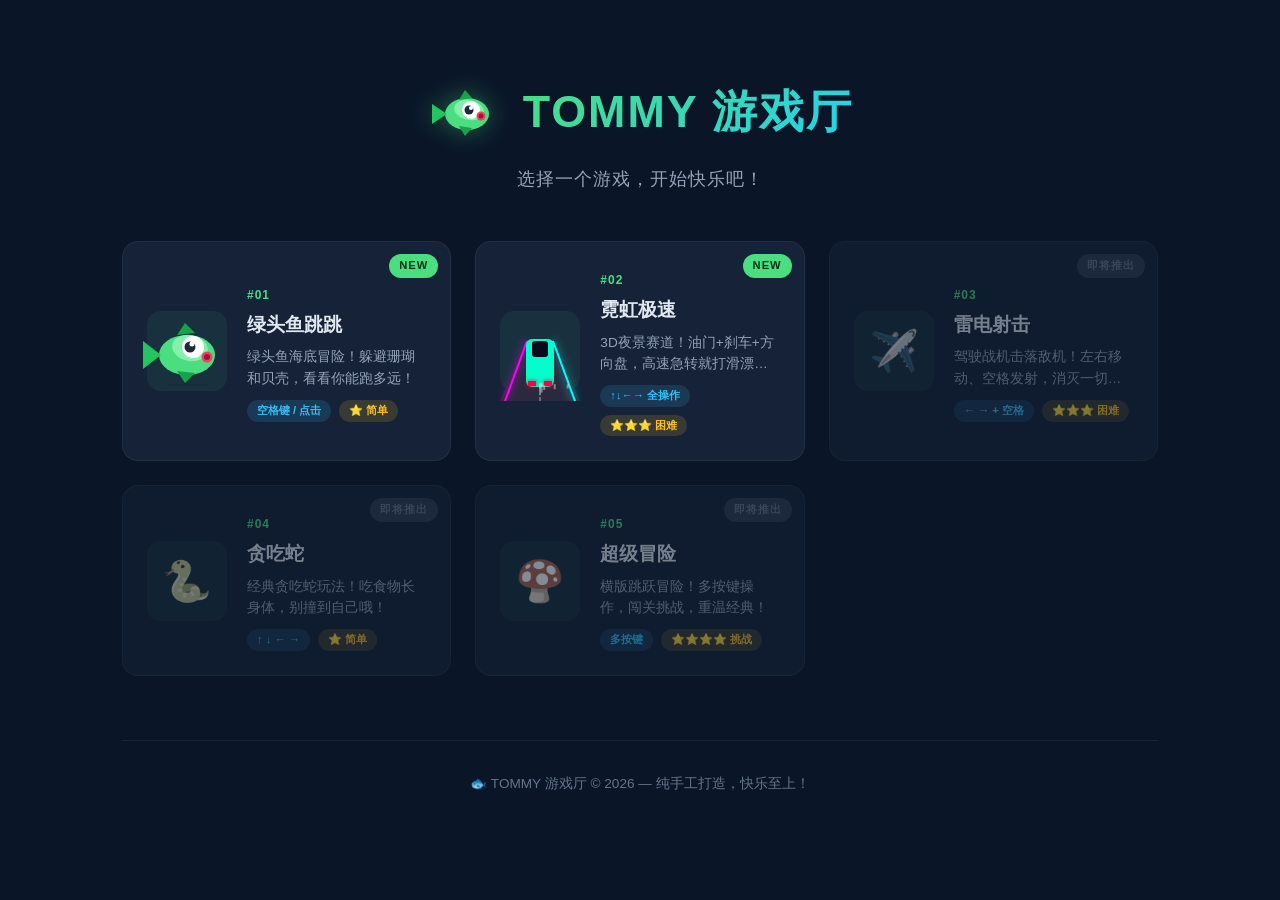
<file: index.html>
<!DOCTYPE html>
<html lang="zh-CN">
<head>
  <meta charset="UTF-8">
  <meta name="viewport" content="width=device-width, initial-scale=1.0">
  <title>🐟 TOMMY 游戏厅</title>
  <link rel="stylesheet" href="shared/hub.css">
</head>
<body>
  <div class="bubbles" id="bubbles"></div>

  <div class="container">
    <!-- 头部 -->
    <header class="header">
      <div class="logo">
        <canvas id="logoFish" width="80" height="80" style="transform: scaleX(-1)"></canvas>
        <h1>TOMMY 游戏厅</h1>
      </div>
      <p class="subtitle">选择一个游戏，开始快乐吧！</p>
    </header>

    <!-- 游戏网格 -->
    <main class="game-grid">

      <!-- 01 - 绿头鱼跳跳 -->
      <a href="games/01-green-fish-jump/index.html" class="game-card completed">
        <div class="card-badge badge-new">NEW</div>
        <div class="card-icon">
          <canvas id="cardFish01" width="100" height="100" style="transform: scaleX(-1)"></canvas>
        </div>
        <div class="card-info">
          <span class="card-number">#01</span>
          <h3 class="card-title">绿头鱼跳跳</h3>
          <p class="card-desc">绿头鱼海底冒险！躲避珊瑚和贝壳，看看你能跑多远！</p>
          <div class="card-tags">
            <span class="tag tag-control">空格键 / 点击</span>
            <span class="tag tag-difficulty">⭐ 简单</span>
          </div>
        </div>
      </a>

      <!-- 02 - 霓虹极速 -->
      <a href="games/02-neon-racer/index.html" class="game-card completed">
        <div class="card-badge badge-new">NEW</div>
        <div class="card-icon">
          <canvas id="cardRacer02" width="100" height="100"></canvas>
        </div>
        <div class="card-info">
          <span class="card-number">#02</span>
          <h3 class="card-title">霓虹极速</h3>
          <p class="card-desc">3D夜景赛道！油门+刹车+方向盘，高速急转就打滑漂移！</p>
          <div class="card-tags">
            <span class="tag tag-control">↑↓←→ 全操作</span>
            <span class="tag tag-difficulty">⭐⭐⭐ 困难</span>
          </div>
        </div>
      </a>

      <!-- 03 - 雷电飞机 -->
      <div class="game-card locked">
        <div class="card-badge badge-soon">即将推出</div>
        <div class="card-icon">
          <span class="icon-placeholder">✈️</span>
        </div>
        <div class="card-info">
          <span class="card-number">#03</span>
          <h3 class="card-title">雷电射击</h3>
          <p class="card-desc">驾驶战机击落敌机！左右移动、空格发射，消灭一切敌人！</p>
          <div class="card-tags">
            <span class="tag tag-control">← → + 空格</span>
            <span class="tag tag-difficulty">⭐⭐⭐ 困难</span>
          </div>
        </div>
      </div>

      <!-- 04 - 贪吃蛇 -->
      <div class="game-card locked">
        <div class="card-badge badge-soon">即将推出</div>
        <div class="card-icon">
          <span class="icon-placeholder">🐍</span>
        </div>
        <div class="card-info">
          <span class="card-number">#04</span>
          <h3 class="card-title">贪吃蛇</h3>
          <p class="card-desc">经典贪吃蛇玩法！吃食物长身体，别撞到自己哦！</p>
          <div class="card-tags">
            <span class="tag tag-control">↑ ↓ ← →</span>
            <span class="tag tag-difficulty">⭐ 简单</span>
          </div>
        </div>
      </div>

      <!-- 05 - 超级玛丽类 -->
      <div class="game-card locked">
        <div class="card-badge badge-soon">即将推出</div>
        <div class="card-icon">
          <span class="icon-placeholder">🍄</span>
        </div>
        <div class="card-info">
          <span class="card-number">#05</span>
          <h3 class="card-title">超级冒险</h3>
          <p class="card-desc">横版跳跃冒险！多按键操作，闯关挑战，重温经典！</p>
          <div class="card-tags">
            <span class="tag tag-control">多按键</span>
            <span class="tag tag-difficulty">⭐⭐⭐⭐ 挑战</span>
          </div>
        </div>
      </div>

    </main>

    <!-- 页脚 -->
    <footer class="footer">
      <p>🐟 TOMMY 游戏厅 © 2026 — 纯手工打造，快乐至上！</p>
    </footer>
  </div>

  <script>
    // ===== 绘制导航栏小绿头鱼 Logo =====
    (function() {
      const canvas = document.getElementById('logoFish');
      if (!canvas) return;
      const ctx = canvas.getContext('2d');
      const s = 80;

      // 清空
      ctx.clearRect(0, 0, s, s);

      const cx = s / 2, cy = s / 2;

      // 鱼身 (鲜绿色椭圆)
      ctx.fillStyle = '#4ade80';
      ctx.beginPath();
      ctx.ellipse(cx, cy + 2, 22, 16, 0, 0, Math.PI * 2);
      ctx.fill();

      // 鱼身亮部
      ctx.fillStyle = '#86efac';
      ctx.beginPath();
      ctx.ellipse(cx - 2, cy - 2, 15, 10, -0.2, 0, Math.PI * 2);
      ctx.fill();

      // 鱼尾
      ctx.fillStyle = '#22c55e';
      ctx.beginPath();
      ctx.moveTo(cx + 20, cy + 2);
      ctx.lineTo(cx + 35, cy - 8);
      ctx.lineTo(cx + 35, cy + 12);
      ctx.closePath();
      ctx.fill();

      // 鱼鳍 (上)
      ctx.fillStyle = '#16a34a';
      ctx.beginPath();
      ctx.moveTo(cx - 5, cy - 14);
      ctx.lineTo(cx + 2, cy - 22);
      ctx.lineTo(cx + 8, cy - 12);
      ctx.closePath();
      ctx.fill();

      // 鱼鳍 (下)
      ctx.beginPath();
      ctx.moveTo(cx - 5, cy + 16);
      ctx.lineTo(cx + 2, cy + 24);
      ctx.lineTo(cx + 8, cy + 14);
      ctx.closePath();
      ctx.fill();

      // 眼睛 (白)
      ctx.fillStyle = '#ffffff';
      ctx.beginPath();
      ctx.arc(cx - 4, cy - 2, 9, 0, Math.PI * 2);
      ctx.fill();

      // 瞳孔
      ctx.fillStyle = '#1e293b';
      ctx.beginPath();
      ctx.arc(cx - 2, cy - 2, 4.5, 0, Math.PI * 2);
      ctx.fill();

      // 高光
      ctx.fillStyle = '#ffffff';
      ctx.beginPath();
      ctx.arc(cx - 4, cy - 4, 2, 0, Math.PI * 2);
      ctx.fill();

      // 嘴巴 (O型)
      ctx.fillStyle = '#f43f5e';
      ctx.beginPath();
      ctx.arc(cx - 14, cy + 4, 4.5, 0, Math.PI * 2);
      ctx.fill();
      ctx.fillStyle = '#9f1239';
      ctx.beginPath();
      ctx.arc(cx - 14, cy + 4, 2.5, 0, Math.PI * 2);
      ctx.fill();
    })();

    // ===== 绘制卡片中的小绿头鱼 =====
    (function() {
      const canvas = document.getElementById('cardFish01');
      if (!canvas) return;
      const ctx = canvas.getContext('2d');
      const s = 100;

      ctx.clearRect(0, 0, s, s);

      const cx = s / 2, cy = s / 2;

      // 鱼身
      ctx.fillStyle = '#4ade80';
      ctx.beginPath();
      ctx.ellipse(cx, cy + 4, 28, 20, 0, 0, Math.PI * 2);
      ctx.fill();

      // 鱼身亮部
      ctx.fillStyle = '#86efac';
      ctx.beginPath();
      ctx.ellipse(cx - 3, cy - 3, 18, 13, -0.2, 0, Math.PI * 2);
      ctx.fill();

      // 鱼尾
      ctx.fillStyle = '#22c55e';
      ctx.beginPath();
      ctx.moveTo(cx + 26, cy + 4);
      ctx.lineTo(cx + 44, cy - 10);
      ctx.lineTo(cx + 44, cy + 18);
      ctx.closePath();
      ctx.fill();

      // 鱼鳍上
      ctx.fillStyle = '#16a34a';
      ctx.beginPath();
      ctx.moveTo(cx - 8, cy - 18);
      ctx.lineTo(cx + 2, cy - 28);
      ctx.lineTo(cx + 10, cy - 16);
      ctx.closePath();
      ctx.fill();

      // 鱼鳍下
      ctx.beginPath();
      ctx.moveTo(cx - 8, cy + 22);
      ctx.lineTo(cx + 2, cy + 32);
      ctx.lineTo(cx + 10, cy + 20);
      ctx.closePath();
      ctx.fill();

      // 眼睛 (白)
      ctx.fillStyle = '#ffffff';
      ctx.beginPath();
      ctx.arc(cx - 6, cy - 4, 11, 0, Math.PI * 2);
      ctx.fill();

      // 瞳孔
      ctx.fillStyle = '#1e293b';
      ctx.beginPath();
      ctx.arc(cx - 3, cy - 4, 5.5, 0, Math.PI * 2);
      ctx.fill();

      // 高光
      ctx.fillStyle = '#ffffff';
      ctx.beginPath();
      ctx.arc(cx - 5, cy - 7, 2.5, 0, Math.PI * 2);
      ctx.fill();

      // 嘴巴
      ctx.fillStyle = '#f43f5e';
      ctx.beginPath();
      ctx.arc(cx - 20, cy + 6, 5.5, 0, Math.PI * 2);
      ctx.fill();
      ctx.fillStyle = '#9f1239';
      ctx.beginPath();
      ctx.arc(cx - 20, cy + 6, 3, 0, Math.PI * 2);
      ctx.fill();
    })();

    // ===== 绘制霓虹极速赛车图标 =====
    (function() {
      const canvas = document.getElementById('cardRacer02');
      if (!canvas) return;
      const ctx = canvas.getContext('2d');
      const W = 100, H = 100;

      ctx.clearRect(0, 0, W, H);

      // 路面透视
      const vy = 40;
      ctx.fillStyle = '#2a2a3e';
      ctx.beginPath();
      ctx.moveTo(10, H); ctx.lineTo(35, vy); ctx.lineTo(65, vy); ctx.lineTo(90, H);
      ctx.closePath(); ctx.fill();

      // 车道虚线
      ctx.setLineDash([6, 8]);
      ctx.strokeStyle = 'rgba(255,255,255,0.4)';
      ctx.lineWidth = 1.5;
      ctx.beginPath();
      ctx.moveTo(50, vy); ctx.lineTo(50, H);
      ctx.stroke();
      ctx.setLineDash([]);

      // 霓虹带
      ctx.shadowColor = '#ff00ff'; ctx.shadowBlur = 8;
      ctx.strokeStyle = '#ff00ff'; ctx.lineWidth = 2;
      ctx.beginPath(); ctx.moveTo(15, H); ctx.lineTo(37, vy); ctx.stroke();
      ctx.shadowColor = '#00ffff';
      ctx.strokeStyle = '#00ffff';
      ctx.beginPath(); ctx.moveTo(85, H); ctx.lineTo(63, vy); ctx.stroke();
      ctx.shadowBlur = 0;

      // 赛车
      const cx = 50, cy = 62;
      ctx.fillStyle = '#00ffcc';
      ctx.beginPath();
      ctx.roundRect(cx - 14, cy - 24, 28, 48, 6);
      ctx.fill();
      // 车窗
      ctx.fillStyle = '#0a0a1a';
      ctx.beginPath();
      ctx.roundRect(cx - 8, cy - 22, 16, 16, 3);
      ctx.fill();
      // 尾灯
      ctx.fillStyle = '#ff0044';
      ctx.shadowColor = '#ff0044'; ctx.shadowBlur = 5;
      ctx.fillRect(cx - 12, cy + 18, 8, 5);
      ctx.fillRect(cx + 4, cy + 18, 8, 5);
      ctx.shadowBlur = 0;

      // 速度线
      ctx.strokeStyle = 'rgba(255,255,255,0.4)';
      for (let i = 0; i < 5; i++) {
        ctx.beginPath();
        const lx = 20 + Math.random() * 60;
        ctx.moveTo(lx, 75 + Math.random() * 20);
        ctx.lineTo(lx, 80 + Math.random() * 15);
        ctx.stroke();
      }
    })();

    // ===== 背景泡泡动画 =====
    (function() {
      const container = document.getElementById('bubbles');
      for (let i = 0; i < 15; i++) {
        const bubble = document.createElement('div');
        bubble.className = 'bubble';
        const size = Math.random() * 30 + 10;
        bubble.style.width = size + 'px';
        bubble.style.height = size + 'px';
        bubble.style.left = Math.random() * 100 + '%';
        bubble.style.animationDelay = Math.random() * 8 + 's';
        bubble.style.animationDuration = Math.random() * 6 + 4 + 's';
        container.appendChild(bubble);
      }
    })();
  </script>
</body>
</html>
</file>
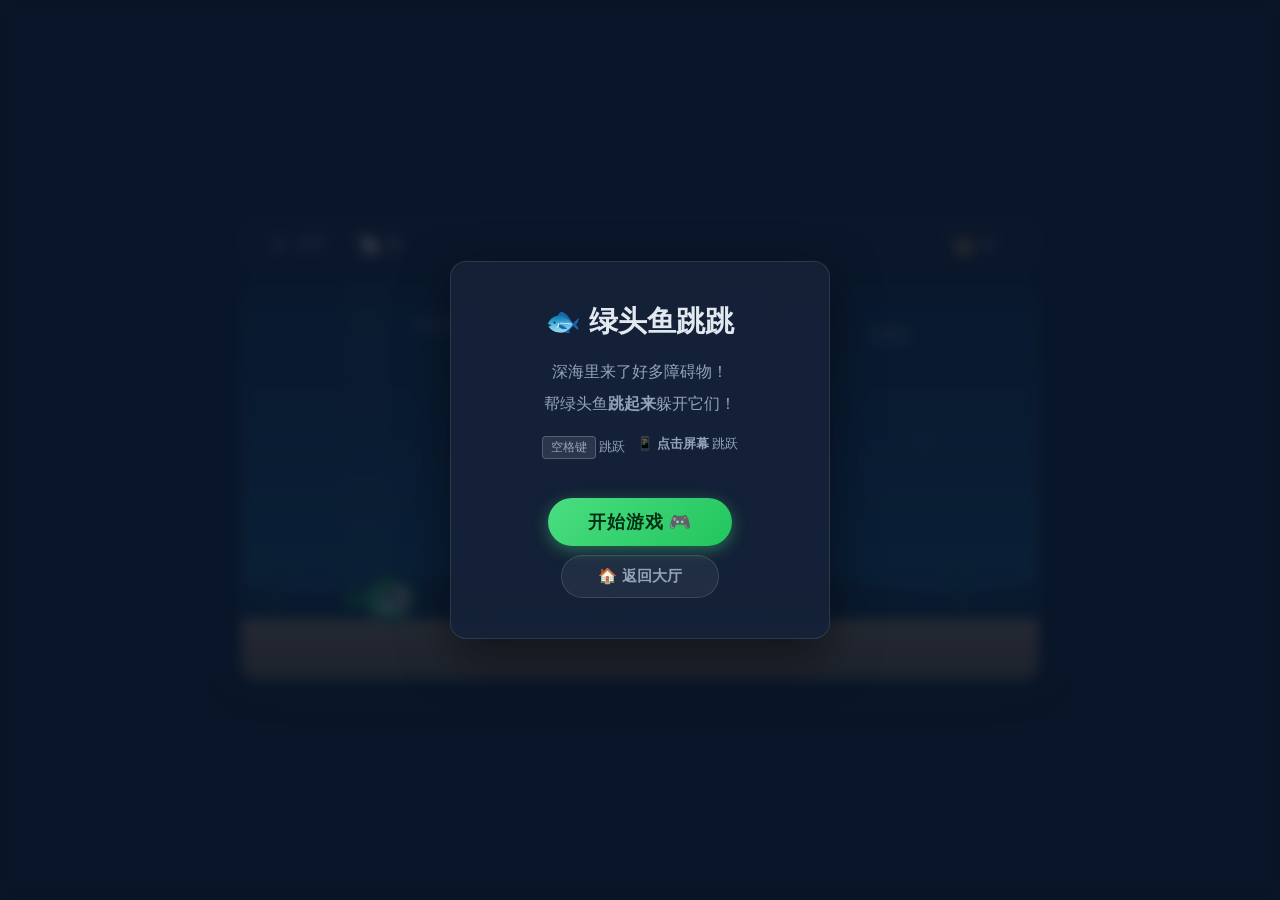
<file: games/01-green-fish-jump/index.html>
<!DOCTYPE html>
<html lang="zh-CN">
<head>
  <meta charset="UTF-8">
  <meta name="viewport" content="width=device-width, initial-scale=1.0, user-scalable=no">
  <title>🐟 绿头鱼跳跳 - TOMMY 游戏厅</title>
  <link rel="stylesheet" href="style.css">
</head>
<body>
  <div class="game-wrapper">
    <!-- 顶部信息栏 -->
    <div class="hud">
      <a href="../../index.html" class="btn-back" title="返回大厅">
        <svg width="20" height="20" viewBox="0 0 24 24" fill="none" stroke="currentColor" stroke-width="2.5" stroke-linecap="round" stroke-linejoin="round">
          <path d="M19 12H5M12 19l-7-7 7-7"/>
        </svg>
        大厅
      </a>
      <div class="score-display">
        <span class="score-label">🐚</span>
        <span class="score-value" id="score">0</span>
      </div>
      <div class="high-score-display">
        <span class="score-label">👑</span>
        <span class="score-value" id="highScore">0</span>
      </div>
    </div>

    <!-- 游戏画布 -->
    <canvas id="gameCanvas" width="800" height="400"></canvas>

    <!-- 覆盖层：开始提示 -->
    <div class="overlay" id="overlayStart">
      <div class="overlay-content">
        <h2>🐟 绿头鱼跳跳</h2>
        <p>深海里来了好多障碍物！</p>
        <p>帮绿头鱼<b>跳起来</b>躲开它们！</p>
        <div class="control-hints">
          <span class="hint"><kbd>空格键</kbd> 跳跃</span>
          <span class="hint">📱 <b>点击屏幕</b> 跳跃</span>
        </div>
        <button class="btn-play" id="btnStart">开始游戏 🎮</button>
        <a href="../../index.html" class="btn-hub">🏠 返回大厅</a>
      </div>
    </div>

    <!-- 覆盖层：游戏结束 -->
    <div class="overlay hidden" id="overlayEnd">
      <div class="overlay-content">
        <h2>😭 撞到了！</h2>
        <div class="end-score">
          <p>得分：<span class="final-score" id="finalScore">0</span></p>
          <p>最高分：<span class="final-high" id="finalHigh">0</span></p>
          <p class="new-record hidden" id="newRecord">🎉 新纪录！</p>
        </div>
        <button class="btn-play" id="btnRestart">再来一次 🔄</button>
        <a href="../../index.html" class="btn-hub">🏠 返回大厅</a>
      </div>
    </div>
  </div>

  <script src="game.js"></script>
</body>
</html>
</file>
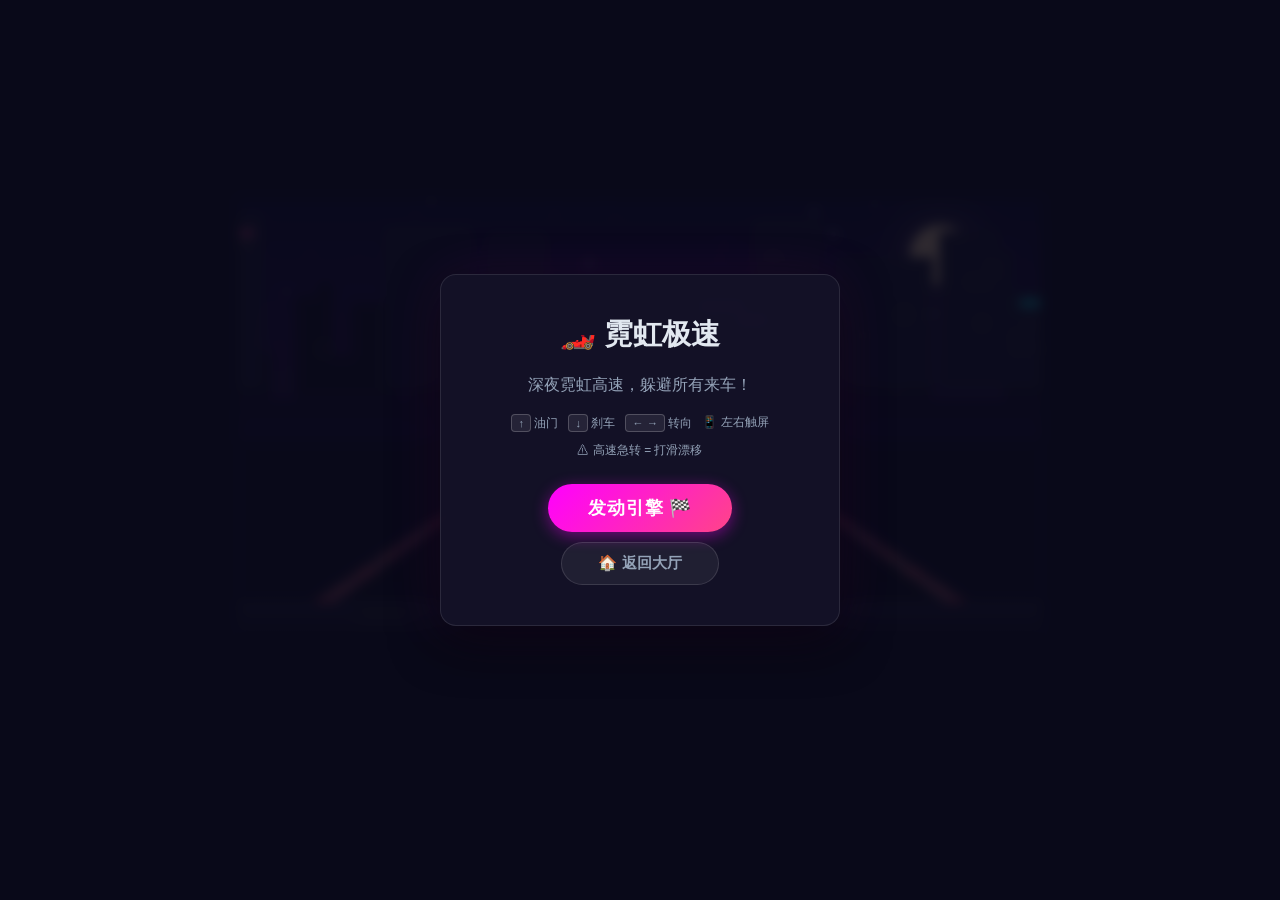
<file: games/02-neon-racer/index.html>
<!DOCTYPE html>
<html lang="zh-CN">
<head>
  <meta charset="UTF-8">
  <meta name="viewport" content="width=device-width, initial-scale=1.0, user-scalable=no">
  <title>🏎️ 霓虹极速 - TOMMY 游戏厅</title>
  <link rel="stylesheet" href="style.css">
</head>
<body>
  <div class="game-wrapper">
    <!-- 画布 -->
    <canvas id="gameCanvas" width="800" height="500"></canvas>

    <!-- 覆盖层：开始 -->
    <div class="overlay" id="overlayStart">
      <div class="overlay-content">
        <h2>🏎️ 霓虹极速</h2>
        <p>深夜霓虹高速，躲避所有来车！</p>
        <div class="control-hints">
          <span class="hint"><kbd>↑</kbd> 油门</span>
          <span class="hint"><kbd>↓</kbd> 刹车</span>
          <span class="hint"><kbd>← →</kbd> 转向</span>
          <span class="hint">📱 左右触屏</span>
        </div>
        <p class="hint-warn">⚠ 高速急转 = 打滑漂移</p>
        <button class="btn-play" id="btnStart">发动引擎 🏁</button>
        <a href="../../index.html" class="btn-hub">🏠 返回大厅</a>
      </div>
    </div>

    <!-- 覆盖层：结束 -->
    <div class="overlay hidden" id="overlayEnd">
      <div class="overlay-content">
        <h2>💥 撞毁了！</h2>
        <div class="end-score">
          <p>时速：<span class="final-speed" id="finalSpeed">0</span> km/h</p>
          <p>得分：<span class="final-score" id="finalScore">0</span></p>
          <p>最高分：<span class="final-high" id="finalHigh">0</span></p>
          <p class="new-record hidden" id="newRecord">🎉 新纪录！</p>
        </div>
        <button class="btn-play" id="btnRestart">再来一局 🔄</button>
        <a href="../../index.html" class="btn-hub">🏠 返回大厅</a>
      </div>
    </div>
  </div>

  <script src="game.js"></script>
</body>
</html>
</file>
<file: shared/hub.css>
/* ========== Reset & Base ========== */
*, *::before, *::after {
  margin: 0;
  padding: 0;
  box-sizing: border-box;
}

:root {
  --bg-primary: #0a1628;
  --bg-secondary: #111d32;
  --bg-card: #152238;
  --accent: #4ade80;
  --accent-glow: rgba(74, 222, 128, 0.4);
  --text-primary: #e2e8f0;
  --text-secondary: #94a3b8;
  --text-muted: #64748b;
  --danger: #f43f5e;
  --warning: #fbbf24;
  --info: #38bdf8;
  --deep-blue: #0c4a6e;
  --sand: #d4a574;
  --radius: 16px;
  --transition: 0.3s cubic-bezier(0.4, 0, 0.2, 1);
}

html {
  font-size: 16px;
}

body {
  font-family: -apple-system, BlinkMacSystemFont, 'Segoe UI', 'PingFang SC', 'Microsoft YaHei', sans-serif;
  background: var(--bg-primary);
  color: var(--text-primary);
  min-height: 100vh;
  overflow-x: hidden;
  line-height: 1.6;
}

/* ========== Bubbles Background ========== */
.bubbles {
  position: fixed;
  inset: 0;
  pointer-events: none;
  z-index: 0;
  overflow: hidden;
}

.bubble {
  position: absolute;
  bottom: -40px;
  background: radial-gradient(circle at 30% 30%, rgba(74, 222, 128, 0.3), rgba(56, 189, 248, 0.1));
  border-radius: 50%;
  animation: rise linear infinite;
}

@keyframes rise {
  0% {
    transform: translateY(0) scale(0.5);
    opacity: 0;
  }
  20% {
    opacity: 0.6;
  }
  80% {
    opacity: 0.3;
  }
  100% {
    transform: translateY(-100vh) scale(1.5);
    opacity: 0;
  }
}

/* ========== Container ========== */
.container {
  position: relative;
  z-index: 1;
  max-width: 1100px;
  margin: 0 auto;
  padding: 2rem;
}

/* ========== Header ========== */
.header {
  text-align: center;
  padding: 2.5rem 1rem 3rem;
}

.logo {
  display: flex;
  align-items: center;
  justify-content: center;
  gap: 1rem;
  margin-bottom: 0.75rem;
}

.logo canvas {
  filter: drop-shadow(0 0 12px var(--accent-glow));
  animation: float 3s ease-in-out infinite;
}

@keyframes float {
  0%, 100% { transform: translateY(0); }
  50% { transform: translateY(-8px); }
}

.header h1 {
  font-size: 2.8rem;
  font-weight: 900;
  background: linear-gradient(135deg, #4ade80, #22d3ee);
  -webkit-background-clip: text;
  -webkit-text-fill-color: transparent;
  background-clip: text;
  letter-spacing: 2px;
}

.subtitle {
  color: var(--text-secondary);
  font-size: 1.15rem;
  letter-spacing: 1px;
}

/* ========== Game Grid ========== */
.game-grid {
  display: grid;
  grid-template-columns: repeat(auto-fill, minmax(320px, 1fr));
  gap: 1.5rem;
  padding: 0 0 3rem;
}

/* ========== Game Card ========== */
.game-card {
  display: flex;
  align-items: center;
  gap: 1.25rem;
  padding: 1.5rem;
  background: var(--bg-card);
  border-radius: var(--radius);
  border: 1px solid rgba(255, 255, 255, 0.06);
  text-decoration: none;
  color: inherit;
  position: relative;
  overflow: hidden;
  transition: var(--transition);
  cursor: pointer;
}

.game-card::before {
  content: '';
  position: absolute;
  inset: 0;
  background: linear-gradient(135deg, rgba(74, 222, 128, 0.08), transparent);
  opacity: 0;
  transition: var(--transition);
}

.game-card.completed:hover {
  transform: translateY(-4px);
  border-color: var(--accent);
  box-shadow: 0 8px 32px rgba(74, 222, 128, 0.2), 0 0 0 1px rgba(74, 222, 128, 0.3);
}

.game-card.completed:hover::before {
  opacity: 1;
}

.game-card.completed:active {
  transform: translateY(-1px) scale(0.99);
}

/* Locked card */
.game-card.locked {
  opacity: 0.5;
  cursor: not-allowed;
}

/* ========== Card Badge ========== */
.card-badge {
  position: absolute;
  top: 12px;
  right: 12px;
  padding: 3px 10px;
  border-radius: 20px;
  font-size: 0.7rem;
  font-weight: 700;
  letter-spacing: 1px;
}

.badge-new {
  background: var(--accent);
  color: #052e16;
  animation: pulse 2s ease-in-out infinite;
}

@keyframes pulse {
  0%, 100% { box-shadow: 0 0 0 0 rgba(74, 222, 128, 0.5); }
  50% { box-shadow: 0 0 0 8px rgba(74, 222, 128, 0); }
}

.badge-soon {
  background: rgba(148, 163, 184, 0.2);
  color: var(--text-muted);
}

/* ========== Card Icon ========== */
.card-icon {
  flex-shrink: 0;
  width: 80px;
  height: 80px;
  display: flex;
  align-items: center;
  justify-content: center;
  background: rgba(74, 222, 128, 0.08);
  border-radius: 14px;
}

.icon-placeholder {
  font-size: 2.5rem;
  filter: grayscale(0.6);
}

/* ========== Card Info ========== */
.card-info {
  flex: 1;
  min-width: 0;
}

.card-number {
  font-size: 0.75rem;
  color: var(--accent);
  font-weight: 600;
  letter-spacing: 1px;
}

.card-title {
  font-size: 1.2rem;
  font-weight: 700;
  margin: 0.2rem 0 0.35rem;
}

.card-desc {
  font-size: 0.85rem;
  color: var(--text-secondary);
  margin-bottom: 0.6rem;
  display: -webkit-box;
  -webkit-line-clamp: 2;
  -webkit-box-orient: vertical;
  overflow: hidden;
}

/* ========== Tags ========== */
.card-tags {
  display: flex;
  gap: 0.5rem;
  flex-wrap: wrap;
}

.tag {
  padding: 2px 10px;
  border-radius: 12px;
  font-size: 0.7rem;
  font-weight: 600;
}

.tag-control {
  background: rgba(56, 189, 248, 0.15);
  color: var(--info);
}

.tag-difficulty {
  background: rgba(251, 191, 36, 0.15);
  color: var(--warning);
}

/* ========== Footer ========== */
.footer {
  text-align: center;
  padding: 2rem 1rem 3rem;
  color: var(--text-muted);
  font-size: 0.85rem;
  border-top: 1px solid rgba(255, 255, 255, 0.06);
  margin-top: 1rem;
}

/* ========== Responsive ========== */
@media (max-width: 768px) {
  .container {
    padding: 1rem;
  }

  .header h1 {
    font-size: 2rem;
  }

  .game-grid {
    grid-template-columns: 1fr;
  }

  .game-card {
    padding: 1.25rem;
  }

  .card-icon {
    width: 64px;
    height: 64px;
  }
}

@media (max-width: 400px) {
  .header h1 {
    font-size: 1.6rem;
  }

  .logo {
    flex-direction: column;
    gap: 0.25rem;
  }

  .card-icon {
    width: 56px;
    height: 56px;
  }
}
</file>
<file: games/01-green-fish-jump/style.css>
/* ========== Reset ========== */
*, *::before, *::after {
  margin: 0;
  padding: 0;
  box-sizing: border-box;
}

:root {
  --bg-deep: #0a1628;
  --accent: #4ade80;
  --accent-glow: rgba(74, 222, 128, 0.4);
  --text: #e2e8f0;
  --text-muted: #94a3b8;
  --danger: #f43f5e;
  --card-bg: rgba(21, 34, 56, 0.95);
  --radius: 16px;
}

html, body {
  width: 100%;
  height: 100%;
  overflow: hidden;
  font-family: -apple-system, BlinkMacSystemFont, 'Segoe UI', 'PingFang SC', 'Microsoft YaHei', sans-serif;
  background: var(--bg-deep);
  color: var(--text);
  -webkit-tap-highlight-color: transparent;
  touch-action: manipulation;
  user-select: none;
  -webkit-user-select: none;
}

/* ========== Game Wrapper ========== */
.game-wrapper {
  position: relative;
  width: 100%;
  height: 100%;
  display: flex;
  flex-direction: column;
  align-items: center;
  justify-content: center;
  gap: 10px;
  padding: 10px;
}

/* ========== HUD ========== */
.hud {
  display: flex;
  align-items: center;
  gap: 20px;
  width: 100%;
  max-width: 800px;
  padding: 8px 16px;
  background: var(--card-bg);
  border-radius: 12px;
  border: 1px solid rgba(255, 255, 255, 0.08);
}

.btn-back {
  display: flex;
  align-items: center;
  gap: 6px;
  color: var(--text-muted);
  text-decoration: none;
  font-size: 0.85rem;
  font-weight: 600;
  padding: 6px 12px;
  border-radius: 8px;
  transition: all 0.2s;
  border: 1px solid transparent;
}

.btn-back:hover {
  color: var(--text);
  background: rgba(255, 255, 255, 0.06);
  border-color: rgba(255, 255, 255, 0.12);
}

.score-display,
.high-score-display {
  display: flex;
  align-items: center;
  gap: 6px;
  font-size: 1.1rem;
  font-weight: 700;
}

.score-label {
  font-size: 1.3rem;
}

.score-value {
  font-variant-numeric: tabular-nums;
  min-width: 40px;
}

.high-score-display {
  margin-left: auto;
  opacity: 0.7;
}

/* ========== Canvas ========== */
#gameCanvas {
  display: block;
  max-width: 100%;
  border-radius: var(--radius);
  border: 2px solid rgba(255, 255, 255, 0.1);
  background: #0c1a30;
  box-shadow: 0 0 40px rgba(56, 189, 248, 0.15), 0 8px 32px rgba(0, 0, 0, 0.4);
  cursor: pointer;
}

/* ========== Overlays ========== */
.overlay {
  position: absolute;
  inset: 0;
  display: flex;
  align-items: center;
  justify-content: center;
  background: rgba(10, 22, 40, 0.85);
  backdrop-filter: blur(6px);
  z-index: 10;
  transition: opacity 0.3s;
}

.overlay.hidden {
  opacity: 0;
  pointer-events: none;
}

.overlay-content {
  text-align: center;
  background: var(--card-bg);
  padding: 2.5rem 2rem;
  border-radius: var(--radius);
  border: 1px solid rgba(255, 255, 255, 0.1);
  box-shadow: 0 16px 48px rgba(0, 0, 0, 0.5);
  max-width: 380px;
  width: 90%;
}

.overlay-content h2 {
  font-size: 1.8rem;
  margin-bottom: 1rem;
}

.overlay-content p {
  color: var(--text-muted);
  margin-bottom: 0.3rem;
  line-height: 1.7;
}

.control-hints {
  display: flex;
  gap: 12px;
  justify-content: center;
  margin: 1.2rem 0;
  flex-wrap: wrap;
}

.hint {
  font-size: 0.8rem;
  color: var(--text-muted);
}

.hint kbd {
  display: inline-block;
  padding: 2px 8px;
  background: rgba(255, 255, 255, 0.1);
  border-radius: 4px;
  border: 1px solid rgba(255, 255, 255, 0.2);
  font-size: 0.75rem;
  font-family: inherit;
}

.btn-play {
  display: inline-block;
  margin-top: 1.2rem;
  padding: 12px 40px;
  font-size: 1.1rem;
  font-weight: 700;
  color: #052e16;
  background: linear-gradient(135deg, #4ade80, #22c55e);
  border: none;
  border-radius: 30px;
  cursor: pointer;
  transition: all 0.25s;
  box-shadow: 0 4px 16px rgba(74, 222, 128, 0.4);
  font-family: inherit;
  letter-spacing: 1px;
}

.btn-play:hover {
  transform: translateY(-2px);
  box-shadow: 0 6px 24px rgba(74, 222, 128, 0.55);
}

.btn-play:active {
  transform: translateY(0) scale(0.97);
}

.btn-hub {
  display: inline-block;
  margin-top: 0.6rem;
  padding: 10px 36px;
  font-size: 0.95rem;
  font-weight: 600;
  color: var(--text-muted);
  text-decoration: none;
  background: rgba(255, 255, 255, 0.06);
  border: 1px solid rgba(255, 255, 255, 0.12);
  border-radius: 30px;
  cursor: pointer;
  transition: all 0.25s;
  font-family: inherit;
}

.btn-hub:hover {
  color: var(--text);
  background: rgba(255, 255, 255, 0.1);
  border-color: rgba(255, 255, 255, 0.25);
}

/* ========== End Score ========== */
.end-score {
  margin: 1rem 0;
}

.final-score {
  font-size: 2.5rem;
  font-weight: 900;
  color: var(--accent);
}

.final-high {
  font-size: 1.2rem;
  color: var(--text-muted);
}

.new-record {
  color: #fbbf24;
  font-weight: 700;
  font-size: 1.1rem;
  animation: bounce 0.6s ease-in-out infinite alternate;
}

@keyframes bounce {
  from { transform: scale(1); }
  to { transform: scale(1.08); }
}

/* ========== Responsive ========== */
@media (max-width: 600px) {
  .hud {
    gap: 10px;
    padding: 6px 10px;
  }

  .btn-back {
    font-size: 0.75rem;
    padding: 4px 8px;
  }

  .score-display,
  .high-score-display {
    font-size: 0.9rem;
  }

  .overlay-content {
    padding: 1.5rem 1.25rem;
  }

  .overlay-content h2 {
    font-size: 1.4rem;
  }
}
</file>
<file: games/02-neon-racer/style.css>
/* ========== Reset ========== */
*, *::before, *::after { margin: 0; padding: 0; box-sizing: border-box; }

:root {
  --bg-deep: #0a0a1a;
  --accent: #ff00ff;
  --accent2: #00ffff;
  --text: #e2e8f0;
  --text-muted: #94a3b8;
  --card-bg: rgba(21, 18, 40, 0.95);
  --radius: 16px;
}

html, body {
  width: 100%; height: 100%; overflow: hidden;
  font-family: -apple-system, BlinkMacSystemFont, 'Segoe UI', 'PingFang SC', 'Microsoft YaHei', sans-serif;
  background: var(--bg-deep);
  color: var(--text);
  -webkit-tap-highlight-color: transparent;
  touch-action: manipulation;
  user-select: none;
  -webkit-user-select: none;
}

/* ========== Game Wrapper ========== */
.game-wrapper {
  position: relative;
  width: 100%; height: 100%;
  display: flex; align-items: center; justify-content: center;
}

/* ========== Canvas ========== */
#gameCanvas {
  display: block;
  max-width: 100%;
  max-height: 100%;
  border: 1px solid rgba(255,255,255,0.06);
  cursor: pointer;
}

/* ========== Overlays ========== */
.overlay {
  position: absolute; inset: 0;
  display: flex; align-items: center; justify-content: center;
  background: rgba(10, 10, 26, 0.85);
  backdrop-filter: blur(6px);
  z-index: 10;
  transition: opacity 0.3s;
}
.overlay.hidden {
  opacity: 0; pointer-events: none;
}
.overlay-content {
  text-align: center;
  background: var(--card-bg);
  padding: 2.5rem 2rem;
  border-radius: var(--radius);
  border: 1px solid rgba(255,255,255,0.1);
  box-shadow: 0 16px 48px rgba(0,0,0,0.5), 0 0 60px rgba(255,0,255,0.08);
  max-width: 400px; width: 90%;
}
.overlay-content h2 { font-size: 1.8rem; margin-bottom: 1rem; }
.overlay-content p { color: var(--text-muted); margin-bottom: 0.3rem; line-height: 1.7; }

.control-hints {
  display: flex; gap: 10px; justify-content: center;
  margin: 1rem 0 0; flex-wrap: wrap;
}
.hint { font-size: 0.75rem; color: var(--text-muted); }
.hint kbd {
  display: inline-block; padding: 2px 6px;
  background: rgba(255,255,255,0.08); border-radius: 4px;
  border: 1px solid rgba(255,255,255,0.2);
  font-size: 0.7rem; font-family: inherit;
}

.hint-warn {
  font-size: 0.75rem; color: #fbbf24; margin-top: 0.5rem;
}

.btn-play {
  display: inline-block; margin-top: 1.2rem;
  padding: 12px 40px; font-size: 1.1rem; font-weight: 700;
  color: #fff;
  background: linear-gradient(135deg, #ff00ff, #ff4488);
  border: none; border-radius: 30px; cursor: pointer;
  transition: all 0.25s;
  box-shadow: 0 4px 16px rgba(255,0,255,0.4);
  font-family: inherit; letter-spacing: 1px;
}
.btn-play:hover { transform: translateY(-2px); box-shadow: 0 6px 24px rgba(255,0,255,0.6); }
.btn-play:active { transform: translateY(0) scale(0.97); }

.btn-hub {
  display: inline-block; margin-top: 0.6rem;
  padding: 10px 36px; font-size: 0.95rem; font-weight: 600;
  color: var(--text-muted); text-decoration: none;
  background: rgba(255,255,255,0.06);
  border: 1px solid rgba(255,255,255,0.12);
  border-radius: 30px; cursor: pointer;
  transition: all 0.25s; font-family: inherit;
}
.btn-hub:hover { color: var(--text); background: rgba(255,255,255,0.1); border-color: rgba(255,255,255,0.25); }

/* ========== End Score ========== */
.end-score { margin: 1rem 0; }
.final-speed { font-size: 1.8rem; font-weight: 900; color: var(--accent2); }
.final-score { font-size: 2.5rem; font-weight: 900; color: var(--accent); }
.final-high { font-size: 1.2rem; color: var(--text-muted); }
.new-record {
  color: #fbbf24; font-weight: 700; font-size: 1.1rem;
  animation: bounce 0.6s ease-in-out infinite alternate;
}
@keyframes bounce {
  from { transform: scale(1); } to { transform: scale(1.08); }
}

/* ========== Responsive ========== */
@media (max-width: 600px) {
  .overlay-content { padding: 1.5rem 1.25rem; }
  .overlay-content h2 { font-size: 1.4rem; }
}
</file>
